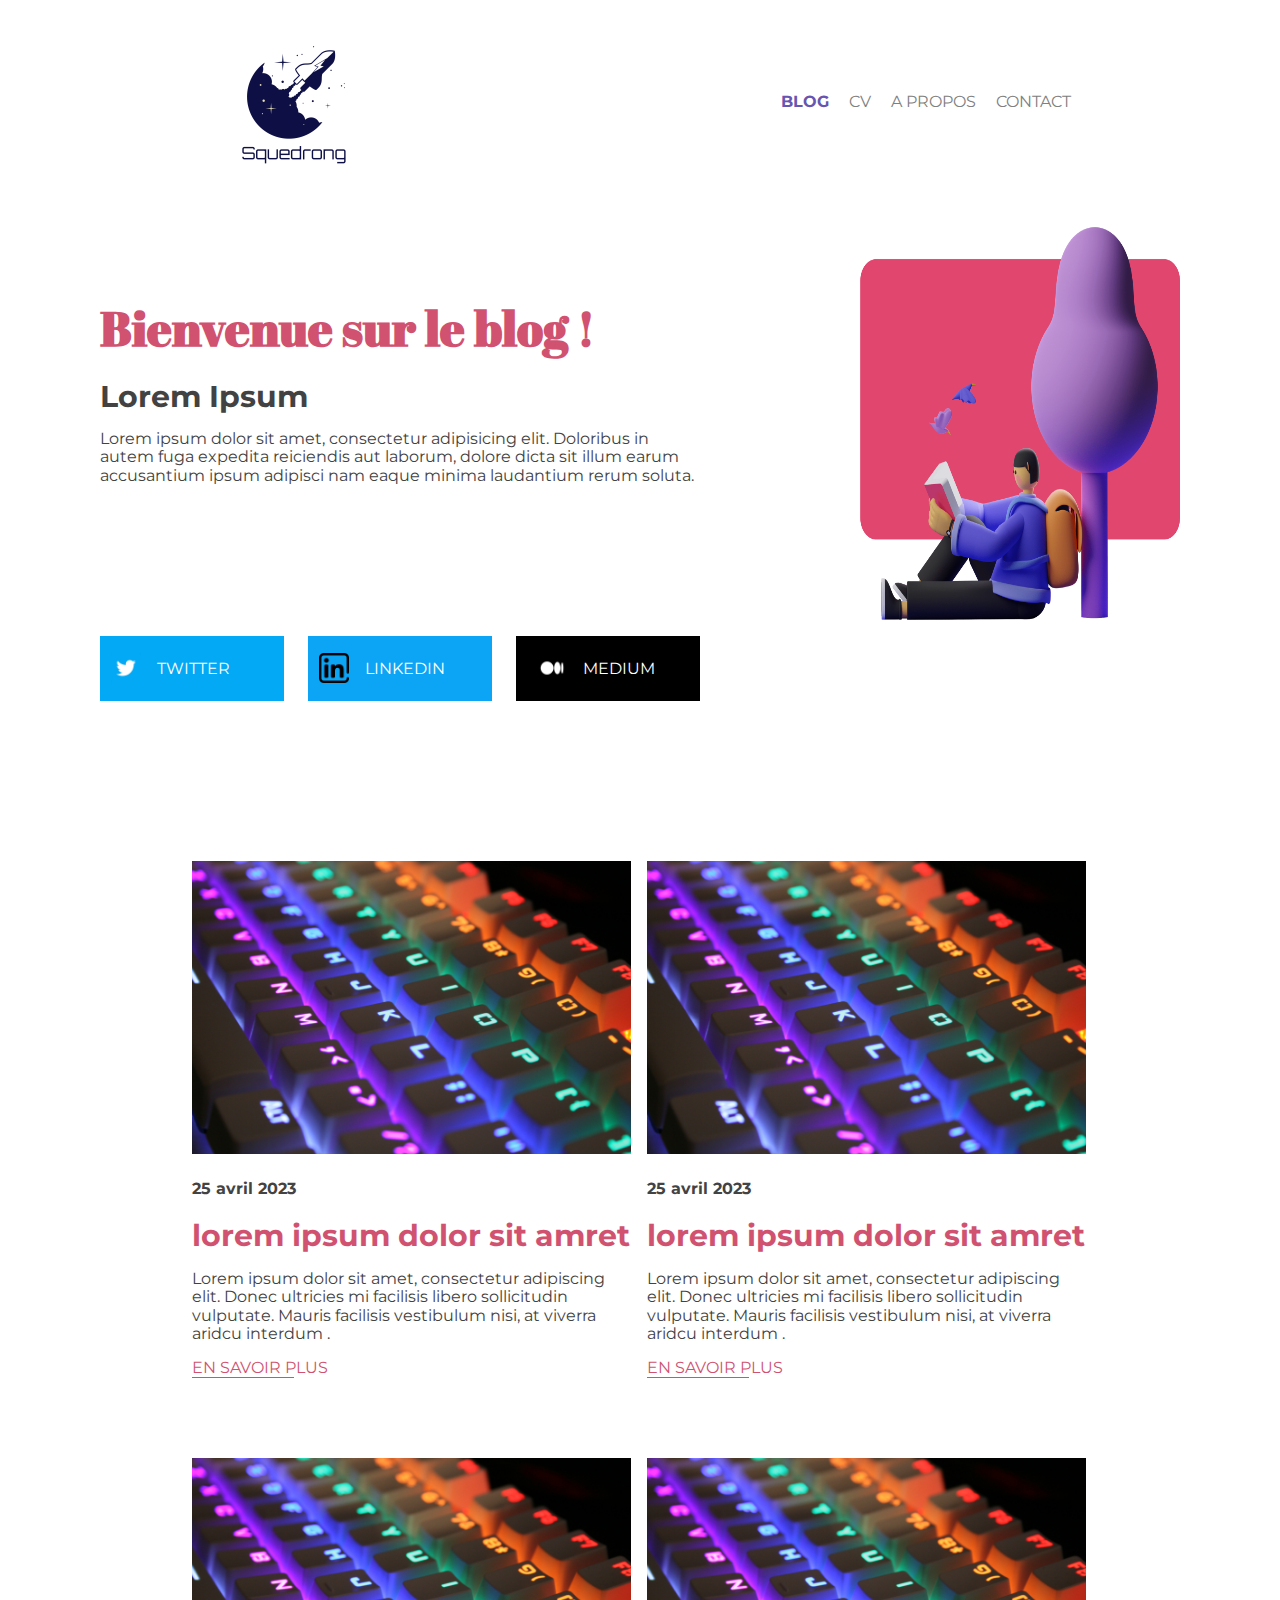
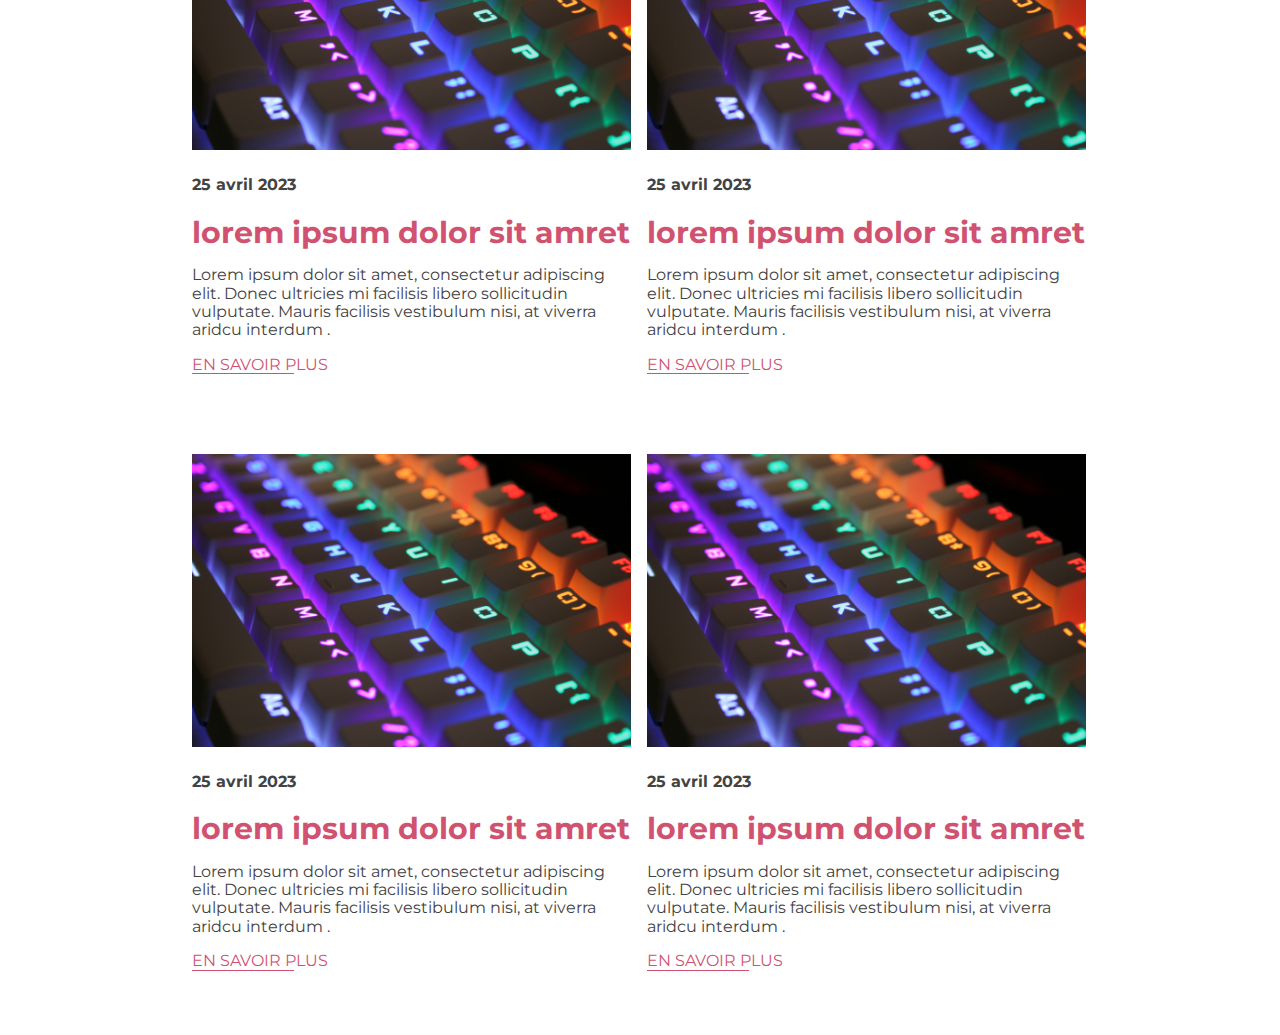
<file: index.html>
<!DOCTYPE html>
<html lang="fr">

<head>

    <meta charset="UTF-8">
    <meta http-equiv="X-UA-Compatible" content="IE=edge">
    <meta name="viewport" content="width=device-width, initial-scale=1.0">
    <link rel="stylesheet" href="normalize.css">
    <link rel="shortcut icon" href="img/logo.ico" type="image/x-icon">
    <link rel="icon" href="img/logo.png">
    <link rel="stylesheet" href="acceuil.css">                                    
    <link rel="preconnect" href="https://fonts.googleapis.com">
    <link rel="preconnect" href="https://fonts.gstatic.com" crossorigin>
    <link href="https://fonts.googleapis.com/css2?family=Abril+Fatface&family=Montserrat&display=swap" rel="stylesheet">
    <title>Squedrong</title>

</head>
<body>

    <header>
        <a href="index.html"><img alt="logo" src="img/logo.png" class="logo"></a>
    <div class="contact">
        <a class="gras" href="index.html">BLOG</a>
        <a href="https://www.youtube.com/watch?v=dQw4w9WgXcQ" target="_blank">CV</a>
        <a href="apropos.html">A PROPOS</a>
        <a href="contact.html">CONTACT</a>
    </div>
    </header>
    <div class="contReseau">
        <div class="textgauche">
            <h1>Bienvenue sur le blog !</h1>
            <h2 class="titrenoir">Lorem Ipsum</h2>
            <p>Lorem ipsum dolor sit amet, consectetur adipisicing elit. Doloribus in autem fuga expedita reiciendis aut laborum, dolore dicta sit illum earum accusantium ipsum adipisci nam eaque minima laudantium rerum soluta.</p>
                <div class="reseau">
                    <a href="https://twitter.com/?lang=fr" target="_blank"><div class="twitter"><img src="img/twitter.png" alt="twitter"><span class="underline">TWITTER</span></div></a>
                    <a href="https://www.linkedin.com/feed/" target="_blank"><div class="linkedin"><img src="img/linkedin.png" alt="linkedin"><span class="underline">LINKEDIN</span></div></a>
                    <a href="https://medium.com/" target="_blank"><div class="medium"><img src="img/medium.png" alt=""><span class="underline">MEDIUM</span> </div></a>
                </div>
        </div>
            <div>
                <img alt="illustration" src="img/illustration.png" class="image">
            </div>
    </div>


    <div class="container" id="article">


    <script src="main.js"></script>

    </div>
</body>
</html>
</file>
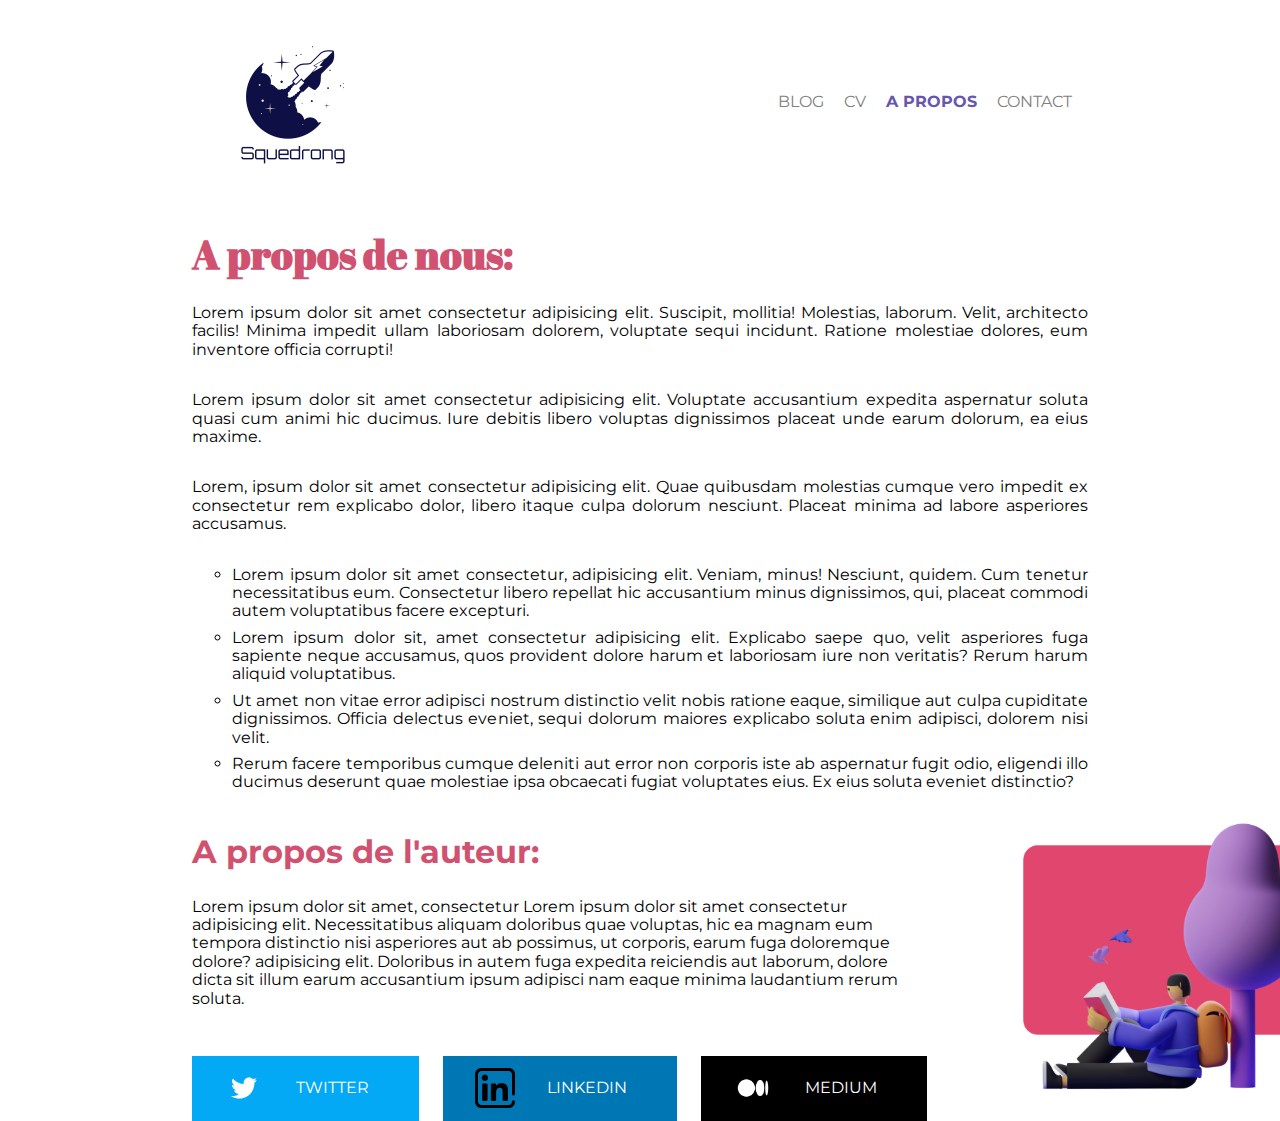
<file: apropos.html>
<!DOCTYPE html>
<html lang="en">
<head>
    <meta charset="UTF-8">
    <meta http-equiv="X-UA-Compatible" content="IE=edge">
    <meta name="viewport" content="width=device-width, initial-scale=1.0">
    <link rel="stylesheet" href="normalize.css">
    <link rel="icon" href="img/logo.png">
    <link rel="stylesheet" href="àpropos.css">
    <link rel="preconnect" href="https://fonts.googleapis.com">
    <link rel="preconnect" href="https://fonts.gstatic.com" crossorigin>
    
    <link href="https://fonts.googleapis.com/css2?family=Abril+Fatface&family=Montserrat&display=swap" rel="stylesheet">
    <title>à propos</title>
</head>
<body>
    <header>
        <a href="index.html"><img alt="logo" src="img/logo.png" class="logo"></a>
    <div class="contact">
        <a href="index.html">BLOG</a>
        <a href="https://www.youtube.com/watch?v=dQw4w9WgXcQ" target="_blank">CV</a>
        <a class="gras" href="apropos.html">A PROPOS</a>
        <a href="contact.html">CONTACT</a>
    </div>
</header>
    <main>
        <h1>A propos de nous:</h1>
            <p>Lorem ipsum dolor sit amet consectetur adipisicing elit. Suscipit, mollitia! Molestias, laborum. Velit, architecto facilis! Minima impedit ullam laboriosam dolorem, voluptate sequi incidunt. Ratione molestiae dolores, eum inventore officia corrupti!</p>
            <p>Lorem ipsum dolor sit amet consectetur adipisicing elit. Voluptate accusantium expedita aspernatur soluta quasi cum animi hic ducimus. Iure debitis libero voluptas dignissimos placeat unde earum dolorum, ea eius maxime.</p>
            <p>Lorem, ipsum dolor sit amet consectetur adipisicing elit. Quae quibusdam molestias cumque vero impedit ex consectetur rem explicabo dolor, libero itaque culpa dolorum nesciunt. Placeat minima ad labore asperiores accusamus.</p>
        <ul>
            <li>Lorem ipsum dolor sit amet consectetur, adipisicing elit. Veniam, minus! Nesciunt, quidem. Cum tenetur necessitatibus eum. Consectetur libero repellat hic accusantium minus dignissimos, qui, placeat commodi autem voluptatibus facere excepturi.</li>
            <li>Lorem ipsum dolor sit, amet consectetur adipisicing elit. Explicabo saepe quo, velit asperiores fuga sapiente neque accusamus, quos provident dolore harum et laboriosam iure non veritatis? Rerum harum aliquid voluptatibus.</li>
            <li>Ut amet non vitae error adipisci nostrum distinctio velit nobis ratione eaque, similique aut culpa cupiditate dignissimos. Officia delectus eveniet, sequi dolorum maiores explicabo soluta enim adipisci, dolorem nisi velit.</li>
            <li>Rerum facere temporibus cumque deleniti aut error non corporis iste ab aspernatur fugit odio, eligendi illo ducimus deserunt quae molestiae ipsa obcaecati fugiat voluptates eius. Ex eius soluta eveniet distinctio?</li>
        </ul>
    </main>
    <footer>
        <div>
            <h2 class="rose">A propos de l'auteur:</h2>
            <p>Lorem ipsum dolor sit amet, consectetur Lorem ipsum dolor sit amet consectetur adipisicing elit. Necessitatibus aliquam doloribus quae voluptas, hic ea magnam eum tempora distinctio nisi asperiores aut ab possimus, ut corporis, earum fuga doloremque dolore? adipisicing elit. Doloribus in autem fuga expedita reiciendis aut laborum, dolore dicta sit illum earum accusantium ipsum adipisci nam eaque minima laudantium rerum soluta.</p>
            <div class="reseau">
                <a href="https://twitter.com/?lang=fr" target="_blank"><div class="twitter"><img src="img/twitter.png" alt="twitter"><span>TWITTER</span></div></a>
                <a href="https://www.linkedin.com/feed/" target="_blank"><div class="linkedin"><img src="img/linkedin.png" alt="linkedin"><span>LINKEDIN</span></div></a>
                <a href="https://medium.com/" target="_blank"><div class="medium"><img src="img/medium.png" alt=""><span>MEDIUM</span> </div></a>
        </div>
    </div>
    <div>
        <img alt="illustration" src="img/illustration.png" class="image">
    </div>
</footer>
    
</body>
</html>
</file>
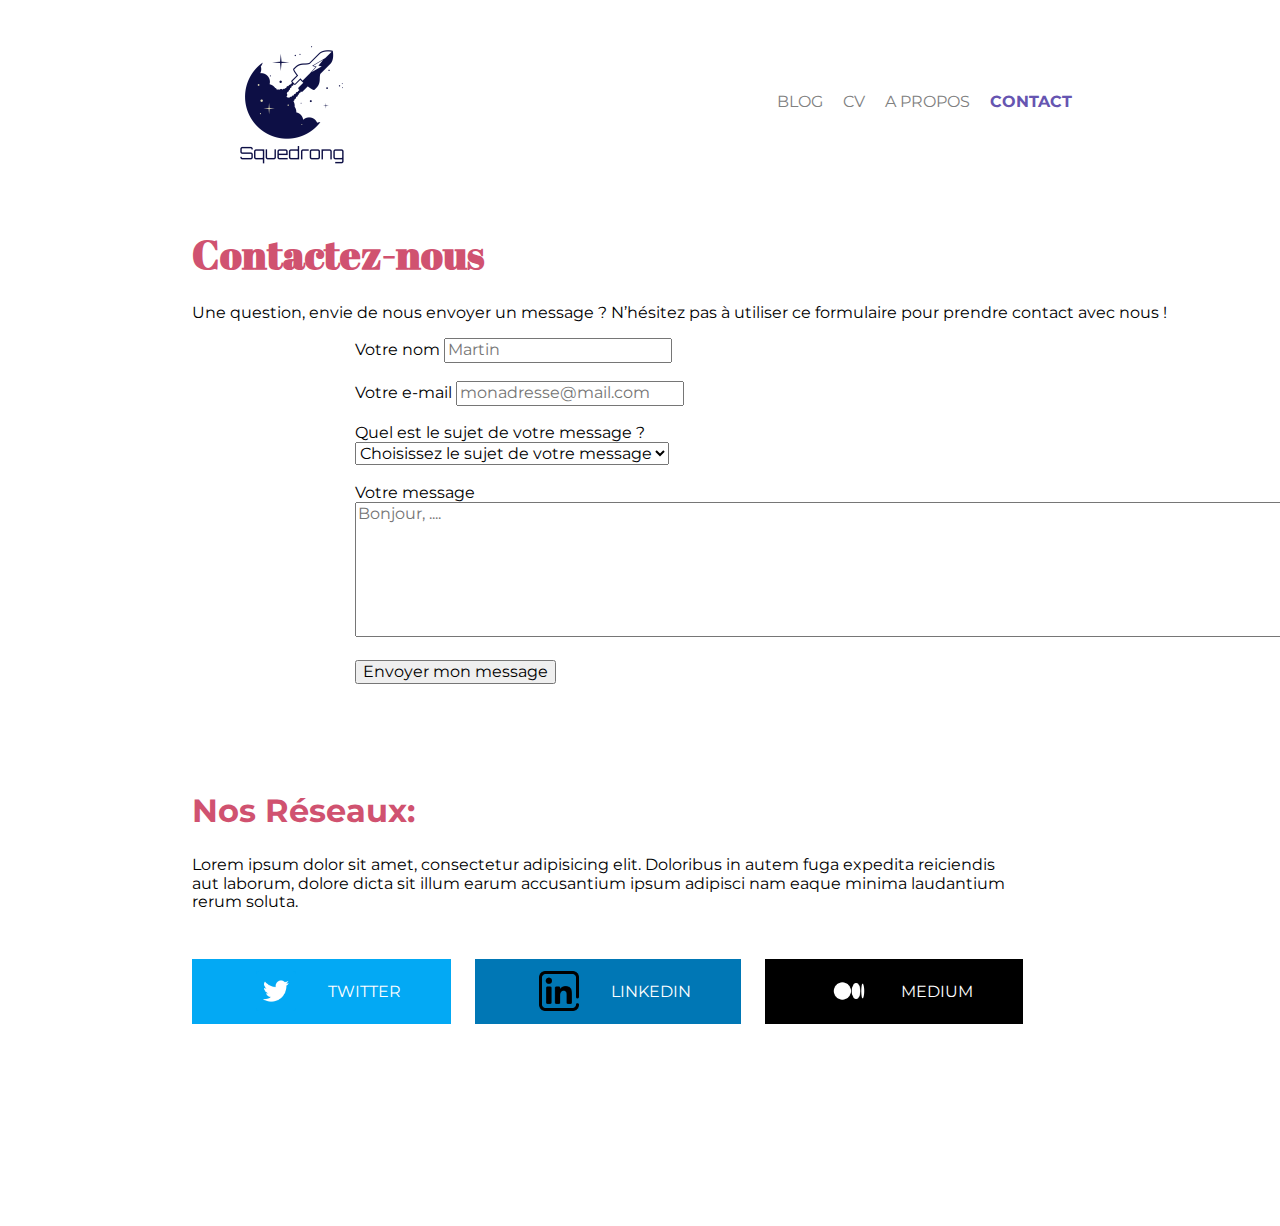
<file: contact.html>
<!DOCTYPE html>
<html lang="fr">

<head>

    <meta charset="UTF-8">
    <meta http-equiv="X-UA-Compatible" content="IE=edge">
    <meta name="viewport" content="width=device-width, initial-scale=1.0">
    <link rel="stylesheet" href="normalize.css">
    <link rel="icon" href="img/logo.png">
    <link rel="shortcut icon" href="img/logo.ico" type="image/x-icon">
    <link rel="stylesheet" href="contact.css">
    <link rel="preconnect" href="https://fonts.googleapis.com">
    <link rel="preconnect" href="https://fonts.gstatic.com" crossorigin>
    <link href="https://fonts.googleapis.com/css2?family=Abril+Fatface&family=Montserrat&display=swap" rel="stylesheet">
    <title>Contact</title>

</head>

<body>

    <header>
        <a href="index.html"><img alt="logo" src="img/logo.png" class="logo" ></a>
        <div class="contact">
            <a href="index.html">BLOG</a>
            <a href="index.html">CV</a>
            <a href="apropos.html">A PROPOS</a>
            <a class="gras" href="contact.html">CONTACT</a>
        </div>
    </header>

    <div>
        <div>
            <div class="contactez-nous">
                <h1>Contactez-nous</h1>
                <p> Une question, envie de nous envoyer un message ? N’hésitez pas à utiliser ce formulaire pour prendre
                    contact avec nous !</p>
                <form action="/page-traitement-donnees" method="post">
                    <div>
                        <label for="nom">Votre nom</label>
                        <input type="text" id="nom" name="nom" placeholder="Martin" required>
                    </div> <br>
                    <div>
                        <label for="email">Votre e-mail</label>
                        <input type="email" id="email" name="email" placeholder="monadresse@mail.com" required>
                    </div> <br>
                    <div> 
                        <label for="sujet">Quel est le sujet de votre message ?</label><br>
                        <select name="sujet" id="sujet" required>
                            <option value="" disabled selected hidden>Choisissez le sujet de votre message</option>
                            <option value="probleme-compte">Problème avec mon compte</option>
                            <option value="question pour squedrong">Question pour Squedrong</option>
                            <option value="question de fan">Proposer un concept de vidéo</option>
                            <option value="autre">Autre...</option>
                        </select>
                    </div> <br>
                    <div>
                        <label for="message">Votre message</label> <br>
                        <textarea id="message" name="message" placeholder="Bonjour, ...." required cols="95" rows="7"></textarea>
                    </div> <br>
                    <div>
                        <button type="submit">Envoyer mon message</button>
                    </div> <br>
                </form>
            </div>

        </div>
    </div>
    <div class="contReseau">
        <div>
            <h2 class="rose">Nos Réseaux:</h2>
            <p>Lorem ipsum dolor sit amet, consectetur adipisicing elit. Doloribus in autem fuga expedita reiciendis aut
                laborum, dolore dicta sit illum earum accusantium ipsum adipisci nam eaque minima laudantium rerum
                soluta.</p>
            <div class="reseau">
                <a href="https://twitter.com/?lang=fr" target="_blank">
                    <div class="twitter"><img src="img/twitter.png" alt="twitter"><span>TWITTER</span></div>
                </a>
                <a href="https://www.linkedin.com/feed/" target="_blank">
                    <div class="linkedin"><img src="img/linkedin.png" alt="linkedin"><span>LINKEDIN</span></div>
                </a>
                <a href="https://medium.com/" target="_blank">
                    <div class="medium"><img src="img/medium.png" alt="medium"><span>MEDIUM</span> </div>
                </a>
            </div>
        </div>
        <div>
            <img alt="illustration" src="img/illustration.png" class="image">
        </div>
    </div>

</body>

</html>
</file>
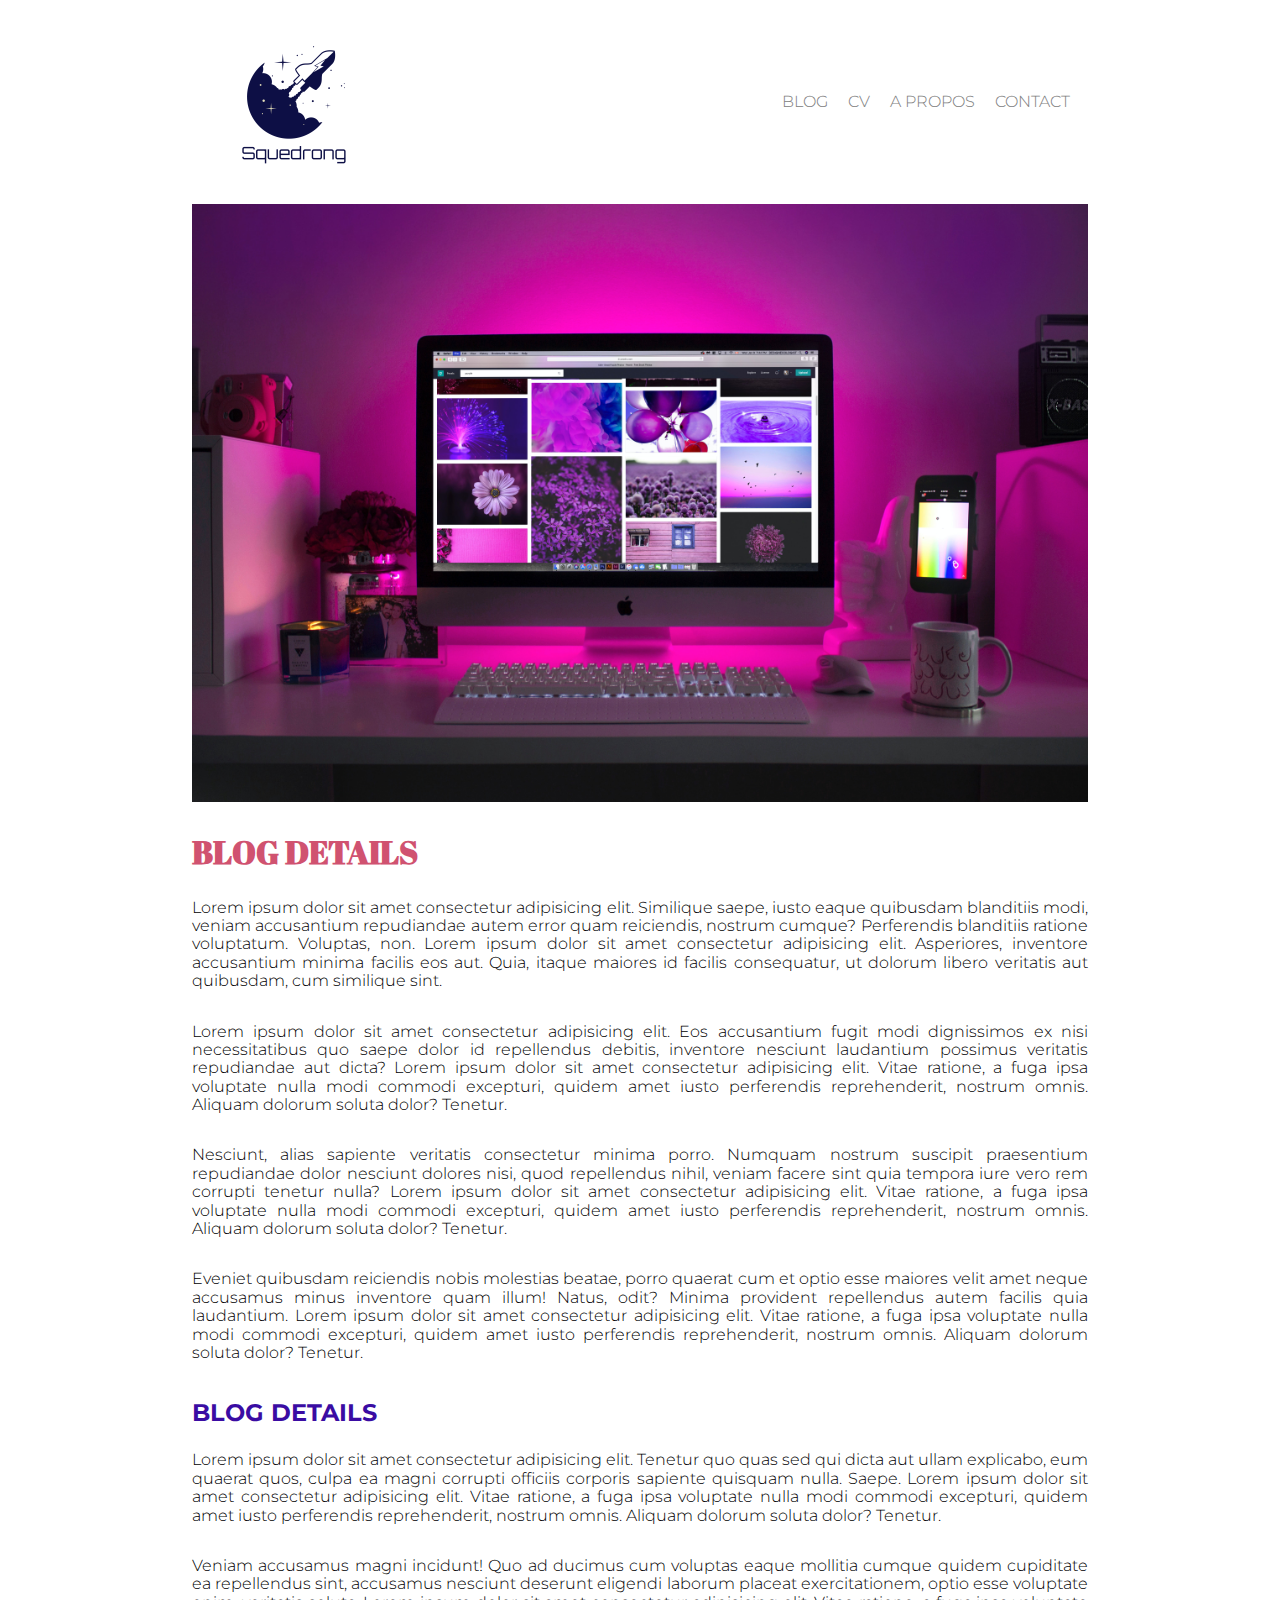
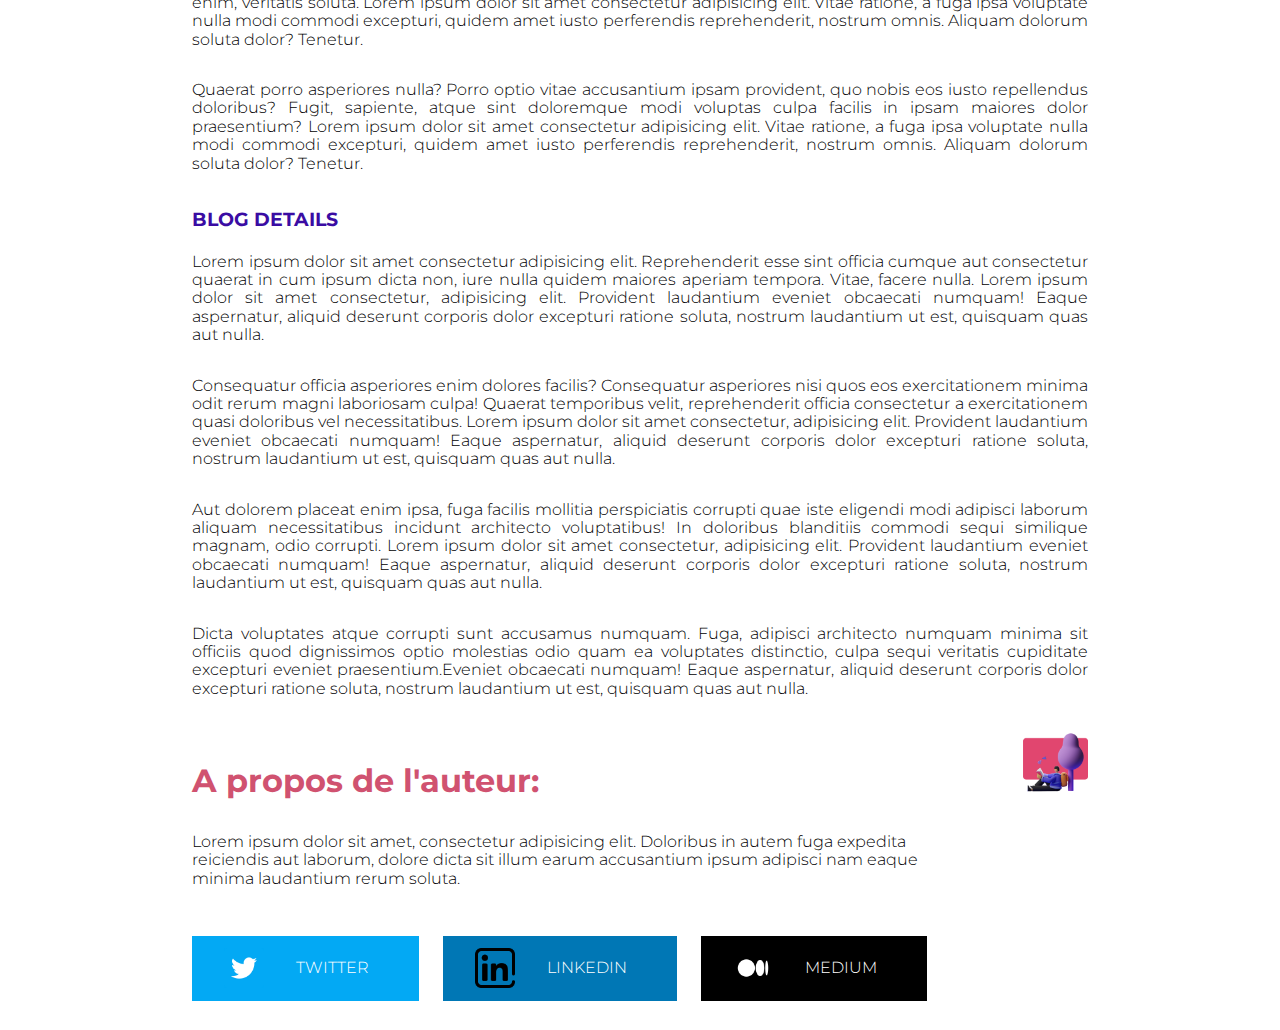
<file: pagepc.html>
<!DOCTYPE html>
<html lang="zxx">
<head>
    <meta charset="UTF-8">
    <meta http-equiv="X-UA-Compatible" content="IE=edge">
    <meta name="viewport" content="width=4, initial-scale=1.0">
    <link rel="stylesheet" href="normalize.css">
    <link rel="icon" href="img/logo.png">
    <link rel="shortcut icon" href="img/logo.ico" type="image/x-icon">
    <link rel="preconnect" href="https://fonts.googleapis.com">
    <link rel="preconnect" href="https://fonts.gstatic.com" crossorigin>
    <link href="https://fonts.googleapis.com/css2?family=Abril+Fatface&family=Montserrat&display=swap" rel="stylesheet">
    <link rel="stylesheet" href="pagepc.css">
    <title>pc</title>
</head>
<body>
    <header>
        <a href="index.html"><img alt="logo" src="img/logo.png" class="logo"></a>
    <div class="contact">
        <a href="index.html">BLOG</a>
        <a href="index.html">CV</a>
        <a href="apropos.html">A PROPOS</a>
        <a href="contact.html">CONTACT</a>
    </div>
    </header>
    <img src="img/pcrose.jpg" alt="pc" class="pcrose">
        <main>
            <h1>BLOG DETAILS</h1>
                <p>Lorem ipsum dolor sit amet consectetur adipisicing elit. Similique saepe, iusto eaque quibusdam blanditiis modi, veniam accusantium repudiandae autem error quam reiciendis, nostrum cumque? Perferendis blanditiis ratione voluptatum. Voluptas, non. Lorem ipsum dolor sit amet consectetur adipisicing elit. Asperiores, inventore accusantium minima facilis eos aut. Quia, itaque maiores id facilis consequatur, ut dolorum libero veritatis aut quibusdam, cum similique sint.</p>
                <p>Lorem ipsum dolor sit amet consectetur adipisicing elit. Eos accusantium fugit modi dignissimos ex nisi necessitatibus quo saepe dolor id repellendus debitis, inventore nesciunt laudantium possimus veritatis repudiandae aut dicta? Lorem ipsum dolor sit amet consectetur adipisicing elit. Vitae ratione, a fuga ipsa voluptate nulla modi commodi excepturi, quidem amet iusto perferendis reprehenderit, nostrum omnis. Aliquam dolorum soluta dolor? Tenetur.</p>
                <p>Nesciunt, alias sapiente veritatis consectetur minima porro. Numquam nostrum suscipit praesentium repudiandae dolor nesciunt dolores nisi, quod repellendus nihil, veniam facere sint quia tempora iure vero rem corrupti tenetur nulla? Lorem ipsum dolor sit amet consectetur adipisicing elit. Vitae ratione, a fuga ipsa voluptate nulla modi commodi excepturi, quidem amet iusto perferendis reprehenderit, nostrum omnis. Aliquam dolorum soluta dolor? Tenetur.</p>
                <p>Eveniet quibusdam reiciendis nobis molestias beatae, porro quaerat cum et optio esse maiores velit amet neque accusamus minus inventore quam illum! Natus, odit? Minima provident repellendus autem facilis quia laudantium. Lorem ipsum dolor sit amet consectetur adipisicing elit. Vitae ratione, a fuga ipsa voluptate nulla modi commodi excepturi, quidem amet iusto perferendis reprehenderit, nostrum omnis. Aliquam dolorum soluta dolor? Tenetur.</p>
            <h2>BLOG DETAILS</h2>
                <p>Lorem ipsum dolor sit amet consectetur adipisicing elit. Tenetur quo quas sed qui dicta aut ullam explicabo, eum quaerat quos, culpa ea magni corrupti officiis corporis sapiente quisquam nulla. Saepe. Lorem ipsum dolor sit amet consectetur adipisicing elit. Vitae ratione, a fuga ipsa voluptate nulla modi commodi excepturi, quidem amet iusto perferendis reprehenderit, nostrum omnis. Aliquam dolorum soluta dolor? Tenetur.</p>
                <p>Veniam accusamus magni incidunt! Quo ad ducimus cum voluptas eaque mollitia cumque quidem cupiditate ea repellendus sint, accusamus nesciunt deserunt eligendi laborum placeat exercitationem, optio esse voluptate enim, veritatis soluta. Lorem ipsum dolor sit amet consectetur adipisicing elit. Vitae ratione, a fuga ipsa voluptate nulla modi commodi excepturi, quidem amet iusto perferendis reprehenderit, nostrum omnis. Aliquam dolorum soluta dolor? Tenetur.</p>
                <p>Quaerat porro asperiores nulla? Porro optio vitae accusantium ipsam provident, quo nobis eos iusto repellendus doloribus? Fugit, sapiente, atque sint doloremque modi voluptas culpa facilis in ipsam maiores dolor praesentium? Lorem ipsum dolor sit amet consectetur adipisicing elit. Vitae ratione, a fuga ipsa voluptate nulla modi commodi excepturi, quidem amet iusto perferendis reprehenderit, nostrum omnis. Aliquam dolorum soluta dolor? Tenetur.</p>
            <h3>BLOG DETAILS</h3>
                <p>Lorem ipsum dolor sit amet consectetur adipisicing elit. Reprehenderit esse sint officia cumque aut consectetur quaerat in cum ipsum dicta non, iure nulla quidem maiores aperiam tempora. Vitae, facere nulla. Lorem ipsum dolor sit amet consectetur, adipisicing elit. Provident laudantium eveniet obcaecati numquam! Eaque aspernatur, aliquid deserunt corporis dolor excepturi ratione soluta, nostrum laudantium ut est, quisquam quas aut nulla.</p>
                <p>Consequatur officia asperiores enim dolores facilis? Consequatur asperiores nisi quos eos exercitationem minima odit rerum magni laboriosam culpa! Quaerat temporibus velit, reprehenderit officia consectetur a exercitationem quasi doloribus vel necessitatibus. Lorem ipsum dolor sit amet consectetur, adipisicing elit. Provident laudantium eveniet obcaecati numquam! Eaque aspernatur, aliquid deserunt corporis dolor excepturi ratione soluta, nostrum laudantium ut est, quisquam quas aut nulla.</p>
                <p>Aut dolorem placeat enim ipsa, fuga facilis mollitia perspiciatis corrupti quae iste eligendi modi adipisci laborum aliquam necessitatibus incidunt architecto voluptatibus! In doloribus blanditiis commodi sequi similique magnam, odio corrupti. Lorem ipsum dolor sit amet consectetur, adipisicing elit. Provident laudantium eveniet obcaecati numquam! Eaque aspernatur, aliquid deserunt corporis dolor excepturi ratione soluta, nostrum laudantium ut est, quisquam quas aut nulla.</p>
                <p>Dicta voluptates atque corrupti sunt accusamus numquam. Fuga, adipisci architecto numquam minima sit officiis quod dignissimos optio molestias odio quam ea voluptates distinctio, culpa sequi veritatis cupiditate excepturi eveniet praesentium.Eveniet obcaecati numquam! Eaque aspernatur, aliquid deserunt corporis dolor excepturi ratione soluta, nostrum laudantium ut est, quisquam quas aut nulla.</p>
        </main>
            <footer>
                <div>
                    <h2 class="rose">A propos de l'auteur:</h2>
                    <p>Lorem ipsum dolor sit amet, consectetur adipisicing elit. Doloribus in autem fuga expedita reiciendis aut laborum, dolore dicta sit illum earum accusantium ipsum adipisci nam eaque minima laudantium rerum soluta.</p>
                    <div class="reseau">
                        <a href="https://twitter.com/?lang=fr" target="_blank"><div class="twitter"><img src="img/twitter.png" alt="twitter"><span>TWITTER</span></div></a>
                        <a href="https://www.linkedin.com/feed/" target="_blank"><div class="linkedin"><img src="img/linkedin.png" alt="linkedin"><span>LINKEDIN</span></div></a>
                        <a href="https://medium.com/" target="_blank"><div class="medium"><img src="img/medium.png" alt=""><span>MEDIUM</span> </div></a>
                </div>
            </div>
            <div>
                <img alt="illustration" src="img/illustration.png" class="image">
            </div>
        </footer>
</body>
</html>
</file>
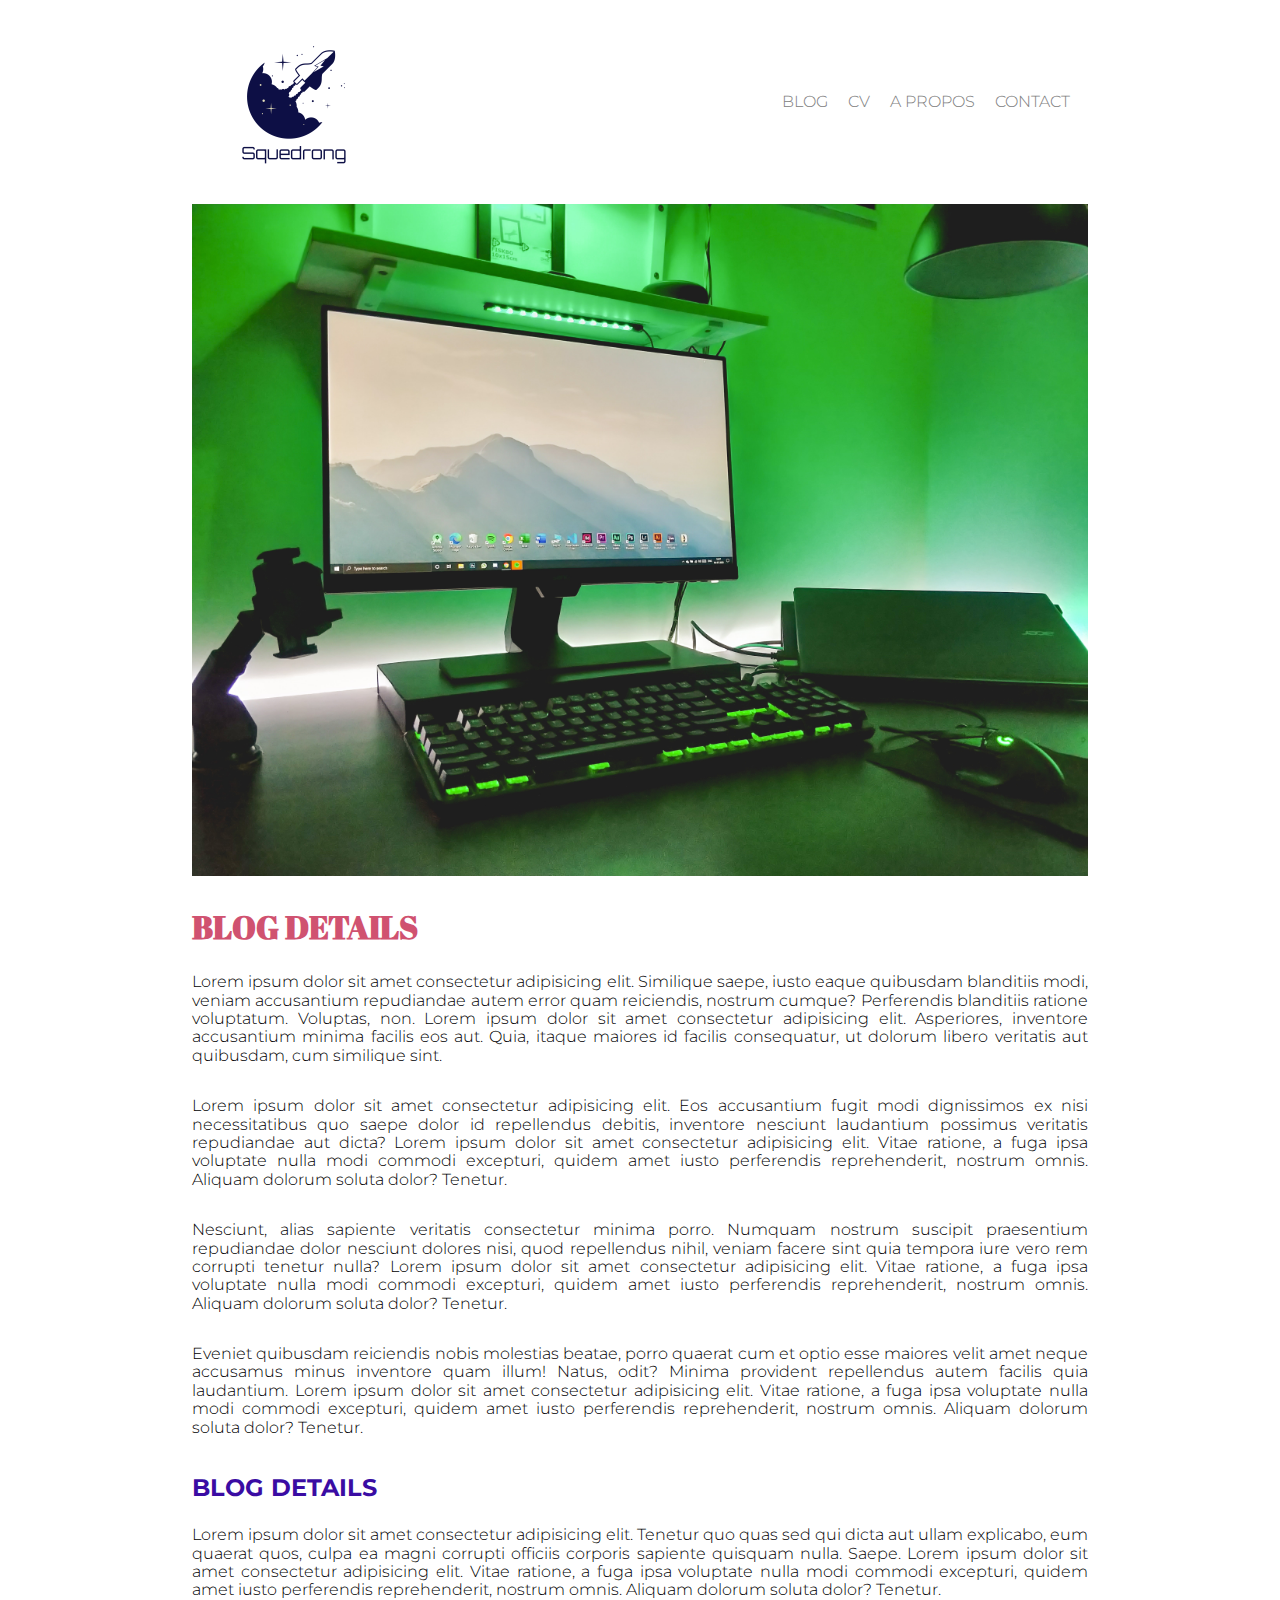
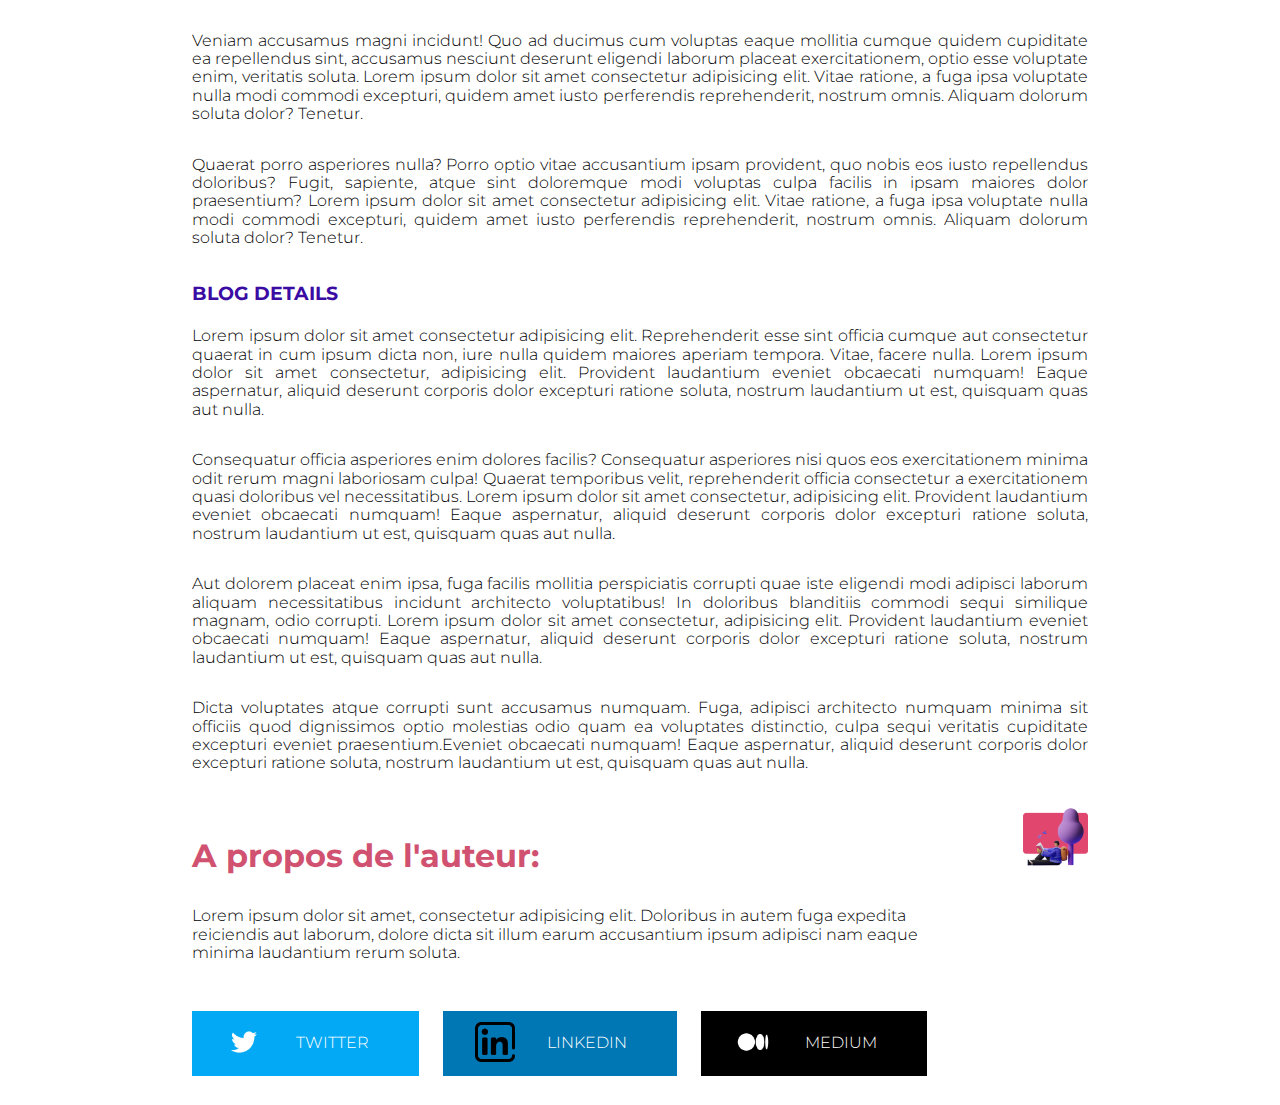
<file: pagepcn.html>
<!DOCTYPE html>
<html lang="fr">
<head>
    <meta charset="UTF-8">
    <meta http-equiv="X-UA-Compatible" content="IE=edge">
    <meta name="viewport" content="width=4, initial-scale=1.0">
    <link rel="stylesheet" href="normalize.css">
    <link rel="icon" href="img/logo.png">
    <link rel="shortcut icon" href="img/logo.ico" type="image/x-icon">
    <link rel="preconnect" href="https://fonts.googleapis.com">
    <link rel="preconnect" href="https://fonts.gstatic.com" crossorigin>
    <link href="https://fonts.googleapis.com/css2?family=Abril+Fatface&family=Montserrat&display=swap" rel="stylesheet">
    <link rel="stylesheet" href="pagepc.css">
    <title>pc</title>
</head>
<body>
    <header>
        <a href="index.html"><img alt="logo" src="img/logo.png" class="logo"></a>
    <div class="contact">
        <a href="index.html">BLOG</a>
        <a href="index.html">CV</a>
        <a href="apropos.html">A PROPOS</a>
        <a href="contact.html">CONTACT</a>
    </div>
    </header>
    <img src="img/pcnoir.jpg" alt="pc" class="pcrose">
        <main>
            <h1>BLOG DETAILS</h1>
                <p>Lorem ipsum dolor sit amet consectetur adipisicing elit. Similique saepe, iusto eaque quibusdam blanditiis modi, veniam accusantium repudiandae autem error quam reiciendis, nostrum cumque? Perferendis blanditiis ratione voluptatum. Voluptas, non. Lorem ipsum dolor sit amet consectetur adipisicing elit. Asperiores, inventore accusantium minima facilis eos aut. Quia, itaque maiores id facilis consequatur, ut dolorum libero veritatis aut quibusdam, cum similique sint.</p>
                <p>Lorem ipsum dolor sit amet consectetur adipisicing elit. Eos accusantium fugit modi dignissimos ex nisi necessitatibus quo saepe dolor id repellendus debitis, inventore nesciunt laudantium possimus veritatis repudiandae aut dicta? Lorem ipsum dolor sit amet consectetur adipisicing elit. Vitae ratione, a fuga ipsa voluptate nulla modi commodi excepturi, quidem amet iusto perferendis reprehenderit, nostrum omnis. Aliquam dolorum soluta dolor? Tenetur.</p>
                <p>Nesciunt, alias sapiente veritatis consectetur minima porro. Numquam nostrum suscipit praesentium repudiandae dolor nesciunt dolores nisi, quod repellendus nihil, veniam facere sint quia tempora iure vero rem corrupti tenetur nulla? Lorem ipsum dolor sit amet consectetur adipisicing elit. Vitae ratione, a fuga ipsa voluptate nulla modi commodi excepturi, quidem amet iusto perferendis reprehenderit, nostrum omnis. Aliquam dolorum soluta dolor? Tenetur.</p>
                <p>Eveniet quibusdam reiciendis nobis molestias beatae, porro quaerat cum et optio esse maiores velit amet neque accusamus minus inventore quam illum! Natus, odit? Minima provident repellendus autem facilis quia laudantium. Lorem ipsum dolor sit amet consectetur adipisicing elit. Vitae ratione, a fuga ipsa voluptate nulla modi commodi excepturi, quidem amet iusto perferendis reprehenderit, nostrum omnis. Aliquam dolorum soluta dolor? Tenetur.</p>
            <h2>BLOG DETAILS</h2>
                <p>Lorem ipsum dolor sit amet consectetur adipisicing elit. Tenetur quo quas sed qui dicta aut ullam explicabo, eum quaerat quos, culpa ea magni corrupti officiis corporis sapiente quisquam nulla. Saepe. Lorem ipsum dolor sit amet consectetur adipisicing elit. Vitae ratione, a fuga ipsa voluptate nulla modi commodi excepturi, quidem amet iusto perferendis reprehenderit, nostrum omnis. Aliquam dolorum soluta dolor? Tenetur.</p>
                <p>Veniam accusamus magni incidunt! Quo ad ducimus cum voluptas eaque mollitia cumque quidem cupiditate ea repellendus sint, accusamus nesciunt deserunt eligendi laborum placeat exercitationem, optio esse voluptate enim, veritatis soluta. Lorem ipsum dolor sit amet consectetur adipisicing elit. Vitae ratione, a fuga ipsa voluptate nulla modi commodi excepturi, quidem amet iusto perferendis reprehenderit, nostrum omnis. Aliquam dolorum soluta dolor? Tenetur.</p>
                <p>Quaerat porro asperiores nulla? Porro optio vitae accusantium ipsam provident, quo nobis eos iusto repellendus doloribus? Fugit, sapiente, atque sint doloremque modi voluptas culpa facilis in ipsam maiores dolor praesentium? Lorem ipsum dolor sit amet consectetur adipisicing elit. Vitae ratione, a fuga ipsa voluptate nulla modi commodi excepturi, quidem amet iusto perferendis reprehenderit, nostrum omnis. Aliquam dolorum soluta dolor? Tenetur.</p>
            <h3>BLOG DETAILS</h3>
                <p>Lorem ipsum dolor sit amet consectetur adipisicing elit. Reprehenderit esse sint officia cumque aut consectetur quaerat in cum ipsum dicta non, iure nulla quidem maiores aperiam tempora. Vitae, facere nulla. Lorem ipsum dolor sit amet consectetur, adipisicing elit. Provident laudantium eveniet obcaecati numquam! Eaque aspernatur, aliquid deserunt corporis dolor excepturi ratione soluta, nostrum laudantium ut est, quisquam quas aut nulla.</p>
                <p>Consequatur officia asperiores enim dolores facilis? Consequatur asperiores nisi quos eos exercitationem minima odit rerum magni laboriosam culpa! Quaerat temporibus velit, reprehenderit officia consectetur a exercitationem quasi doloribus vel necessitatibus. Lorem ipsum dolor sit amet consectetur, adipisicing elit. Provident laudantium eveniet obcaecati numquam! Eaque aspernatur, aliquid deserunt corporis dolor excepturi ratione soluta, nostrum laudantium ut est, quisquam quas aut nulla.</p>
                <p>Aut dolorem placeat enim ipsa, fuga facilis mollitia perspiciatis corrupti quae iste eligendi modi adipisci laborum aliquam necessitatibus incidunt architecto voluptatibus! In doloribus blanditiis commodi sequi similique magnam, odio corrupti. Lorem ipsum dolor sit amet consectetur, adipisicing elit. Provident laudantium eveniet obcaecati numquam! Eaque aspernatur, aliquid deserunt corporis dolor excepturi ratione soluta, nostrum laudantium ut est, quisquam quas aut nulla.</p>
                <p>Dicta voluptates atque corrupti sunt accusamus numquam. Fuga, adipisci architecto numquam minima sit officiis quod dignissimos optio molestias odio quam ea voluptates distinctio, culpa sequi veritatis cupiditate excepturi eveniet praesentium.Eveniet obcaecati numquam! Eaque aspernatur, aliquid deserunt corporis dolor excepturi ratione soluta, nostrum laudantium ut est, quisquam quas aut nulla.</p>
        </main>
            <footer>
                <div>
                    <h2 class="rose">A propos de l'auteur:</h2>
                    <p>Lorem ipsum dolor sit amet, consectetur adipisicing elit. Doloribus in autem fuga expedita reiciendis aut laborum, dolore dicta sit illum earum accusantium ipsum adipisci nam eaque minima laudantium rerum soluta.</p>
                    <div class="reseau">
                        <a href="https://twitter.com/?lang=fr" target="_blank"><div class="twitter"><img src="img/twitter.png" alt="twitter"><span>TWITTER</span></div></a>
                        <a href="https://www.linkedin.com/feed/" target="_blank"><div class="linkedin"><img src="img/linkedin.png" alt="linkedin"><span>LINKEDIN</span></div></a>
                        <a href="https://medium.com/" target="_blank"><div class="medium"><img src="img/medium.png" alt=""><span>MEDIUM</span> </div></a>
                </div>
            </div>
            <div>
                <img alt="illustration" src="img/illustration.png" class="image">
            </div>
        </footer>
</body>
</html>
</file>
<file: acceuil.css>
body{
    font-family: 'Montserrat', sans-serif;
    background-color: white;
    font-size: 1em;
}
header {
    display: flex;
    flex-flow: row nowrap;
     align-items: center;
    justify-content: space-around;
    font-family: 'Montserrat';
}
.image {
    display: flex;
    margin: 0%;
    width: 25vw;
    height: 49vh;   
}
.logo {
    width: 100%;
}
div.contact a.gras{
    font-weight: bold;
    color:#6655b1;
}
div.contact a{
    color: grey;
    text-decoration: none; 
    margin-right: 1em; 
}
div.contact a:hover{
    color: #6655b1;
    font-weight: bold;
}
.container{
    display: flex;
    flex-wrap: wrap;
    flex-direction: row;
    gap: 1em;
    margin-left: 15%;
    width: 70%;
}
div.pc{
    width: 49%;
    box-sizing: border-box;
    margin-bottom: 4em;
}
img{
    width: 100%;
}
/* taille image et couleur texte */
h1{
    font-family: 'Abril Fatface';
    color: #D05270;
    font-size: 3em;
    margin-top: 2em;
    margin-bottom:0.5em ;
}
p{
font-family: 'Montserrat';
color: #424242;
max-width: 600px;
}
h4{
    color: #434343;
    font-family: 'Montserrat';
}
h2 {
    color: #D05270;
    font-family: 'Montserrat';
    font-size: 30px;
    margin: 0;
}
.pcrose {
    width: 300px;
    height: 225px;
}
.pcnoir {
    width: 300px;
    height: 225px;
}
span{
    text-decoration:underline;
}
/* contenu */
div.flexbox1 {
    display: flex;
    margin-left: 15%;
    width: 50%;
    flex-flow: row;
    margin-bottom: 9em;
    
}
.souligne {
    background-image: linear-gradient(to right, #d15270 75%, transparent 50%);
    background-position: 0 110%;
    background-size: 100% 2px;
    background-repeat: no-repeat;
}
a{
    color: #D05270;
    text-decoration: none;
}
.titrenoir {
    color: #424242;
}
/*partie reseau*/
div.contReseau{
    display: flex;
    justify-content:center;    
    gap: 10em;
    margin-bottom: 10em;
    

}
div.contReseau .textgauche{
    display:flex;
    flex-direction: column;
    justify-content: flex-start;

   
}
div.contReseau .textgauche .reseau{
    display: flex;
}

.underline {
    text-decoration: none;
}
div.reseau{
    display: flex;
    
    gap: 1.5em;
    height: 200px;
    align-items: flex-end;
}
div.reseau div{
    flex: 1;
    color: white;
    font-size: 1em;
    height: 65px;
    display: flex;
    align-items: center;
}
div.reseau a{
    text-decoration: none;
    flex: 1;
}
div.reseau .twitter{
    background-color: #03a9f4;
    padding-right: 10px;
}
div.reseau .linkedin{
    background-color: #0ca4f5;
    padding-right: 10px;
}
div.reseau .medium{
    background-color: black;
    padding-left: 10px;
}

div.reseau img{
    width: 30px;
    margin-left: 0.7em;
    margin-bottom: 0.1em;
}
div.reseau div span{
    margin-left: 1em;
    text-align: center;
}
@media screen and (max-width:390px){

    body{
        display: flex;
        flex-wrap: wrap;
    }
   /* header{
    display: flex;
    flex-wrap: wrap;
   } */
    img,.image{
        display: none;
    }
    div.reseau{
        display: flex;
        flex-wrap: wrap;
    }
    
}
</file>
<file: àpropos.css>
body{
    font-family: 'Montserrat', sans-serif;
    background-color: white;
    font-size: 1em;
}
header{
    display: flex;
    flex-flow: row nowrap;
    align-items: center;
    justify-content: space-around;
}
div.contact a{
    color: grey;
    text-decoration: none;
    margin-right: 1em; 
}
div.contact a.gras{
    font-weight: bold;
    color:#6655b1;
}
div.contact a:hover{
    color: #6655b1;
    font-weight: bold;
}
.logo{
    width: 100%;
}
main{
    text-align: justify;
    width: 70%;
    margin-left: 15%;
}
h1{
    font-family: 'Abril Fatface';
    color:#d05270;
    font-size: 2.5em;
}
h2,h3{
    color: #3a0ca3;
}
ul{
    list-style:circle;
}
p{
    margin-bottom: 2em;
}
li{
    margin-bottom: 0.5em;
}

/*partie reseau*/
footer{
    display: flex;
    margin-left: 15%;
    flex-flow: row;
    gap: 6em;
    width: 70%;
    height: 300px;
}
div.reseau{
    display: flex;
    margin-top: 3em;
    gap: 1.5em;
}
div.reseau div{
    flex: 1;
    color: white;
    font-size: 1em;
    height: 65px;
    display: flex;
    align-items: center;
}
.rose{
    color: #d05270;
    font-size: 2em;
}
div.reseau a{
    text-decoration: none;
    flex: 1;
}
div.reseau .twitter{
    background-color: #03a9f4;
    padding-right: 50px;
}
div.reseau .linkedin{
    background-color: #0077b5;
    padding-right: 50px;
}

div.reseau .medium{
    background-color: black;
    padding-right: 50px;
}
div.reseau .medium span{
    bottom: 1px;
}
div.reseau img{
    width: 40px;
    margin-left: 2em;
    margin-bottom: 0.1em;
}
div.reseau div span{
    margin-left: 2em;
}
footer h1{
    font-family: 'Montserrat', sans-serif;
}
.image{
    width: 300px;
    height: auto;
}
</file>
<file: contact.css>
header{
    display: flex;
    flex-flow: row nowrap;
    align-items: center;
    justify-content: space-around;

}
/**/
div.contactez-nous{
    margin-left: 15%;
}
.logo{
    width: 100%;
}
div.contact a{
    color: grey;
    text-decoration: none;
    margin-right: 1em; 
}
div.contact a:hover{
    color: #6655b1;
    font-weight: bold;
}
div.contact a.gras{
    font-weight: bold;
    color:#6655b1;
}
h1{
    font-family: 'Abril Fatface';
    color: #d05270;
    font-size: 2.5em;
}
.rose{
    color: #d05270;
    font-size: 2em;
}
body{
font-family: 'Montserrat';
font-size: 1em;
}

div.contReseau{
    display: flex;
    margin-left: 15%;
    flex-flow: row;
    gap: 6em;
    width: 70%;
    height: 300px;
}


form {
    width:70% ; 
    margin: auto;}

/*partie reseau*/
div.contReseau{
    display: flex;
    margin-left: 15%;
    flex-flow: row;
    gap: 6em;
    width: 70%;
    height: 300px;
    margin-top: 4em;
    margin-bottom: 10em;
}
.underline {
    text-decoration: none;
}
div.reseau{
    display: flex;
    margin-top: 3em;
    gap: 1.5em;
}
div.reseau div{
    flex: 1;
    color: white;
    font-size: 1em;
    height: 65px;
    display: flex;
    align-items: center;
}
div.reseau a{
    text-decoration: none;
    flex: 1;
}
div.reseau .twitter{
    background-color: #03a9f4;
    padding-right: 50px;
}
div.reseau .linkedin{
    background-color: #0077b5;
    padding-right: 50px;
}
div.reseau .medium{
    background-color: black;
    padding-right: 50px;
}

div.reseau img{
    width: 40px;
    margin-left: 4em;
    margin-bottom: 0.1em;
}
div.reseau div span{
    margin-left: 2em;
}
.image{
    width: 100%;
}
</file>
<file: pagepc.css>
body{
    font-family: 'Montserrat', sans-serif;
    background-color: white;
    font-weight: 300;
    font-size: 1em;
}
h1{
    font-family: 'Abril Fatface';
    color:#d05270;
}
h2,h3{
    color: #3a0ca3;
}
/*container*/
header{
    display: flex;
    flex-flow: row nowrap;
    align-items: center;
    justify-content: space-around;
}
/**/
.logo{
    width: 100%;
}
img.pcrose{
    width: 70%;
    margin-left: 15%;
}
div.contact a{
    color: grey;
    text-decoration: none;
    margin-right: 1em; 
}
div.contact a:hover{
    color: #6655b1;
    font-weight: bold;
}
main{
    text-align: justify;
    width: 70%;
    margin-left: 15%;
}
footer{
    display: flex;
    margin-left: 15%;
    flex-flow: row;
    gap: 6em;
    width: 70%;
    height: 300px;
}
.image {
    width: 100%;

}
h1,h2,h3{
    padding-top: 0.2em;
    padding-bottom: 0.2em;
}
p{
    margin-bottom: 2em;
}
/*partie reseau*/
div.reseau{
    display: flex;
    margin-top: 3em;
    gap: 1.5em;
}
div.reseau div{
    flex: 1;
    color: white;
    font-size: 1em;
    height: 65px;
    display: flex;
    align-items: center;
}
.rose{
    color: #d05270;
    font-size: 2em;
}
div.reseau a{
    text-decoration: none;
    flex: 1;
}
div.reseau .twitter{
    background-color: #03a9f4;
    padding-right: 50px;
}
div.reseau .linkedin{
    background-color: #0077b5;
    padding-right: 50px;
}

div.reseau .medium{
    background-color: black;
    padding-right: 50px;
}
div.reseau .medium span{
    bottom: 1px;
}
div.reseau img{
    width: 40px;
    margin-left: 2em;
    margin-bottom: 0.1em;
}
div.reseau div span{
    margin-left: 2em;
}
footer h1{
    font-family: 'Montserrat', sans-serif;
}
</file>
